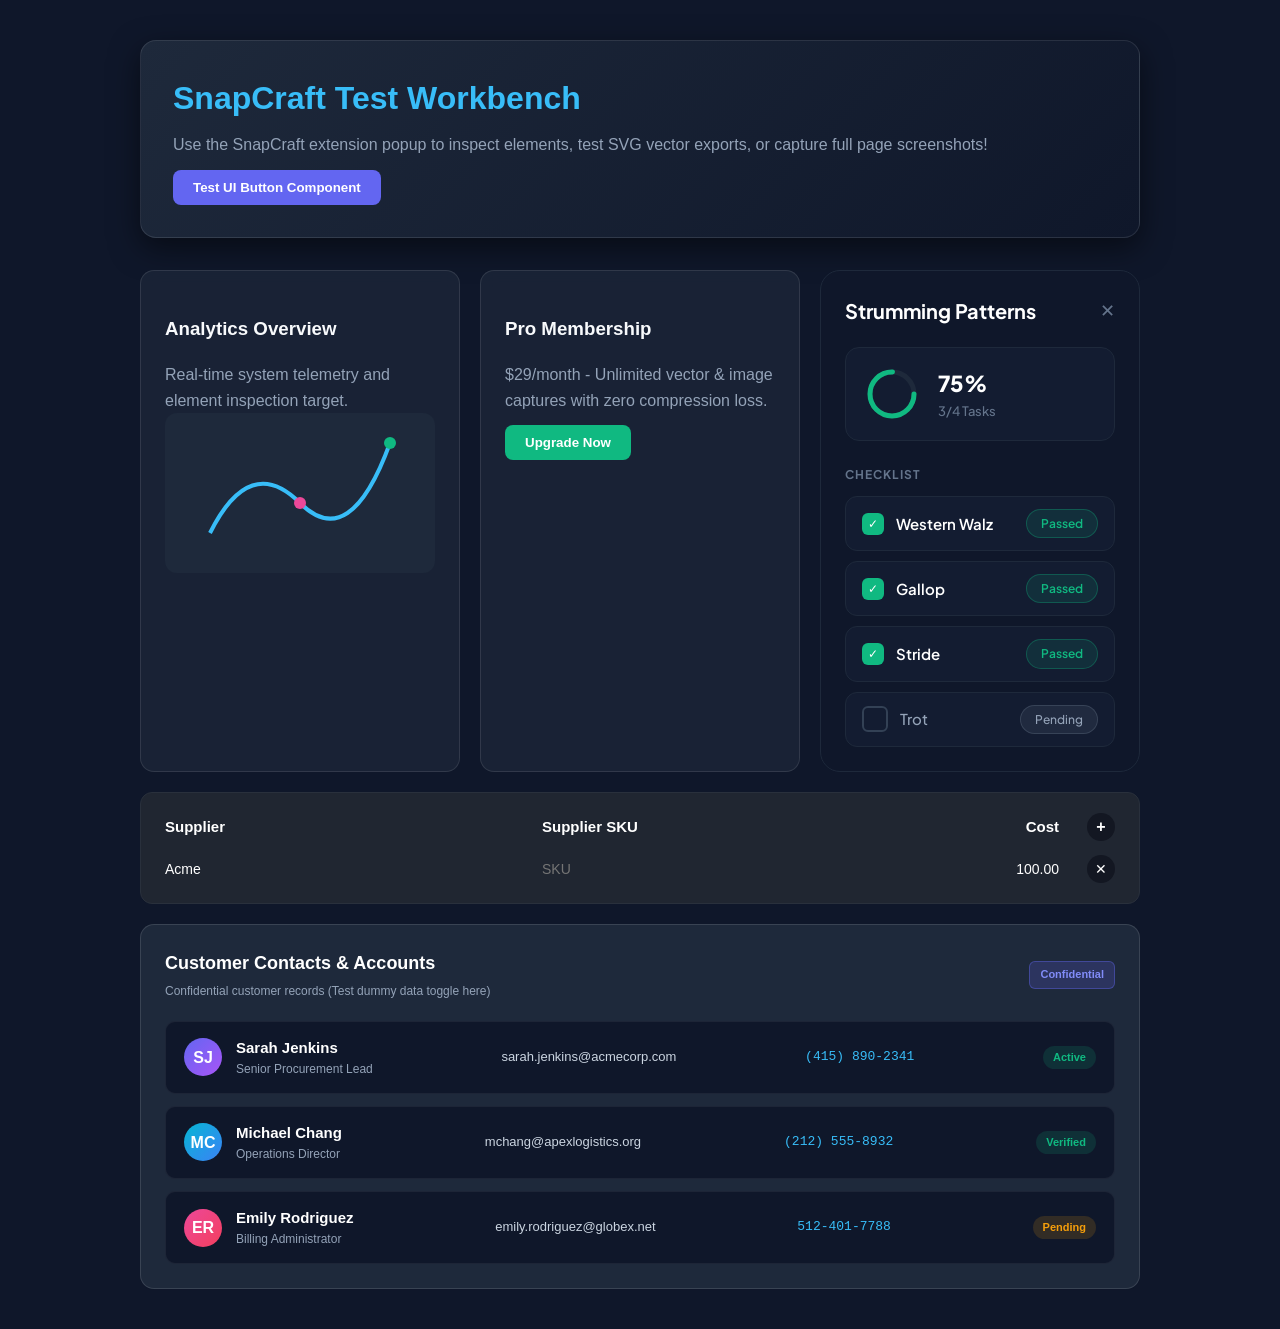
<file: demo/index.html>
<!DOCTYPE html>
<html lang="en">
<head>
  <meta charset="UTF-8">
  <meta name="viewport" content="width=device-width, initial-scale=1.0">
  <title>SnapCraft Test Workbench</title>
  <link rel="preconnect" href="https://fonts.googleapis.com">
  <link rel="preconnect" href="https://fonts.gstatic.com" crossorigin>
  <link href="https://fonts.googleapis.com/css2?family=Plus+Jakarta+Sans:wght@500;600;700;800&display=swap" rel="stylesheet">
  <style>
    body {
      font-family: -apple-system, BlinkMacSystemFont, "Segoe UI", Roboto, sans-serif;
      background: #0f172a;
      color: #f8fafc;
      margin: 0;
      padding: 40px;
      line-height: 1.6;
    }
    .container {
      max-width: 1000px;
      margin: 0 auto;
      display: flex;
      flex-direction: column;
      gap: 32px;
    }
    .header {
      background: linear-gradient(135deg, #1e293b, #0f172a);
      border: 1px solid rgba(255,255,255,0.1);
      border-radius: 16px;
      padding: 32px;
      box-shadow: 0 10px 30px rgba(0,0,0,0.5);
    }
    h1 { margin: 0 0 8px 0; color: #38bdf8; }
    p { margin: 0; color: #94a3b8; }
    
    .grid {
      display: grid;
      grid-template-columns: repeat(auto-fit, minmax(280px, 1fr));
      gap: 20px;
    }
    
    .card {
      background: rgba(30, 41, 59, 0.7);
      border: 1px solid rgba(255, 255, 255, 0.1);
      border-radius: 14px;
      padding: 24px;
      backdrop-filter: blur(8px);
      transition: transform 0.2s;
    }
    .card:hover { transform: translateY(-4px); }
    
    .btn {
      background: #6366f1;
      color: white;
      border: none;
      padding: 10px 20px;
      border-radius: 8px;
      font-weight: 600;
      cursor: pointer;
      margin-top: 12px;
    }

    .svg-container {
      background: #1e293b;
      padding: 20px;
      border-radius: 12px;
      display: flex;
      justify-content: center;
    }
  </style>
</head>
<body>
  <div class="container">
    <div class="header">
      <h1>SnapCraft Test Workbench</h1>
      <p>Use the SnapCraft extension popup to inspect elements, test SVG vector exports, or capture full page screenshots!</p>
      <button class="btn">Test UI Button Component</button>
    </div>

    <div class="grid">
      <div class="card" id="analytics-card">
        <h3>Analytics Overview</h3>
        <p>Real-time system telemetry and element inspection target.</p>
        <div class="svg-container">
          <!-- Sample Vector SVG Chart -->
          <svg width="200" height="120" viewBox="0 0 200 120" fill="none">
            <path d="M10 100 Q 50 20, 100 70 T 190 10" stroke="#38bdf8" stroke-width="4" fill="none"/>
            <circle cx="100" cy="70" r="6" fill="#ec4899"/>
            <circle cx="190" cy="10" r="6" fill="#10b981"/>
          </svg>
        </div>
      </div>

      <div class="card" id="pricing-card">
        <h3>Pro Membership</h3>
        <p>$29/month - Unlimited vector & image captures with zero compression loss.</p>
        <button class="btn" style="background: #10b981;">Upgrade Now</button>
      </div>

      <!-- Test Target Matching User's Modal -->
      <div class="card" id="strumming-modal" style="background: #0f172a; border: 1px solid #1e293b; border-radius: 20px; padding: 24px; max-width: 420px; font-family: 'Plus Jakarta Sans', sans-serif;">
        <div style="display: flex; justify-content: space-between; align-items: center; margin-bottom: 20px;">
          <h2 style="margin: 0; font-size: 20px; font-weight: 700; color: #ffffff;">Strumming Patterns</h2>
          <span style="color: #64748b; font-size: 18px; cursor: pointer;">✕</span>
        </div>
        
        <div style="background: #131c31; border: 1px solid #1e293b; border-radius: 14px; padding: 18px; display: flex; align-items: center; gap: 18px; margin-bottom: 24px;">
          <svg width="56" height="56" viewBox="0 0 56 56">
            <circle cx="28" cy="28" r="22" stroke="#1e293b" stroke-width="5" fill="none"/>
            <circle cx="28" cy="28" r="22" stroke="#10b981" stroke-width="5" fill="none" stroke-dasharray="138" stroke-dashoffset="34.5" stroke-linecap="round"/>
          </svg>
          <div>
            <div style="font-size: 22px; font-weight: 800; color: #ffffff;">75%</div>
            <div style="font-size: 13px; color: #64748b; font-weight: 500;">3/4 Tasks</div>
          </div>
        </div>

        <div style="font-size: 12px; font-weight: 700; letter-spacing: 0.08em; color: #64748b; margin-bottom: 12px; text-transform: uppercase;">Checklist</div>

        <div style="display: flex; flex-direction: column; gap: 10px;">
          <div style="background: #131c31; border: 1px solid #1e293b; border-radius: 12px; padding: 12px 16px; display: flex; align-items: center; justify-content: space-between;">
            <div style="display: flex; align-items: center; gap: 12px;">
              <div style="width: 22px; height: 22px; background: #10b981; border-radius: 6px; display: flex; align-items: center; justify-content: center; color: white; font-size: 12px;">✓</div>
              <span style="font-weight: 600; font-size: 15px; color: #ffffff;">Western Walz</span>
            </div>
            <span style="background: rgba(16, 185, 129, 0.12); color: #10b981; border: 1px solid rgba(16, 185, 129, 0.3); border-radius: 9999px; padding: 4px 14px; font-size: 12px; font-weight: 600;">Passed</span>
          </div>

          <div style="background: #131c31; border: 1px solid #1e293b; border-radius: 12px; padding: 12px 16px; display: flex; align-items: center; justify-content: space-between;">
            <div style="display: flex; align-items: center; gap: 12px;">
              <div style="width: 22px; height: 22px; background: #10b981; border-radius: 6px; display: flex; align-items: center; justify-content: center; color: white; font-size: 12px;">✓</div>
              <span style="font-weight: 600; font-size: 15px; color: #ffffff;">Gallop</span>
            </div>
            <span style="background: rgba(16, 185, 129, 0.12); color: #10b981; border: 1px solid rgba(16, 185, 129, 0.3); border-radius: 9999px; padding: 4px 14px; font-size: 12px; font-weight: 600;">Passed</span>
          </div>

          <div style="background: #131c31; border: 1px solid #1e293b; border-radius: 12px; padding: 12px 16px; display: flex; align-items: center; justify-content: space-between;">
            <div style="display: flex; align-items: center; gap: 12px;">
              <div style="width: 22px; height: 22px; background: #10b981; border-radius: 6px; display: flex; align-items: center; justify-content: center; color: white; font-size: 12px;">✓</div>
              <span style="font-weight: 600; font-size: 15px; color: #ffffff;">Stride</span>
            </div>
            <span style="background: rgba(16, 185, 129, 0.12); color: #10b981; border: 1px solid rgba(16, 185, 129, 0.3); border-radius: 9999px; padding: 4px 14px; font-size: 12px; font-weight: 600;">Passed</span>
          </div>

          <div style="background: #131c31; border: 1px solid #1e293b; border-radius: 12px; padding: 12px 16px; display: flex; align-items: center; justify-content: space-between;">
            <div style="display: flex; align-items: center; gap: 12px;">
              <div style="width: 22px; height: 22px; border: 2px solid #334155; border-radius: 6px;"></div>
              <span style="font-weight: 500; font-size: 15px; color: #94a3b8;">Trot</span>
            </div>
            <span style="background: rgba(148, 163, 184, 0.1); color: #94a3b8; border: 1px solid rgba(148, 163, 184, 0.2); border-radius: 9999px; padding: 4px 14px; font-size: 12px; font-weight: 500;">Pending</span>
          </div>
        </div>
      </div>

      <!-- Test Target Matching User's Supplier Table -->
      <div class="card" id="supplier-card" style="grid-column: 1 / -1; background: #202631; border: 1px solid #29303c; border-radius: 12px; padding: 20px 24px; font-family: -apple-system, BlinkMacSystemFont, 'Segoe UI', Roboto, sans-serif;">
        <div style="display: grid; grid-template-columns: 1fr 1fr 140px 40px; align-items: center; gap: 16px; margin-bottom: 14px; font-weight: 700; font-size: 15px; color: #ffffff;">
          <div>Supplier</div>
          <div>Supplier SKU</div>
          <div style="text-align: right;">Cost</div>
          <div style="display: flex; justify-content: flex-end;">
            <div style="width: 28px; height: 28px; background: #131722; border-radius: 50%; display: flex; align-items: center; justify-content: center; cursor: pointer; color: white; font-size: 16px;">+</div>
          </div>
        </div>
        <div style="display: grid; grid-template-columns: 1fr 1fr 140px 40px; align-items: center; gap: 16px; font-size: 14px;">
          <input type="text" value="Acme" style="background: transparent; border: none; color: #ffffff; font-size: 14px; outline: none; padding: 0; width: 100%;" />
          <input type="text" placeholder="SKU" style="background: transparent; border: none; color: #ffffff; font-size: 14px; outline: none; padding: 0; width: 100%;" />
          <input type="text" value="100.00" style="background: transparent; border: none; color: #ffffff; font-size: 14px; outline: none; text-align: right; padding: 0; width: 100%;" />
          <div style="display: flex; justify-content: flex-end;">
            <div style="width: 28px; height: 28px; background: #131722; border-radius: 50%; display: flex; align-items: center; justify-content: center; cursor: pointer; color: white; font-size: 14px;">✕</div>
          </div>
        </div>
      </div>

      <!-- Test Target for Customer Dummy Data Feature -->
      <div class="card" id="customer-directory-card" style="grid-column: 1 / -1; background: #1e293b; border: 1px solid rgba(255,255,255,0.12); border-radius: 14px; padding: 24px;">
        <div style="display: flex; justify-content: space-between; align-items: center; margin-bottom: 20px;">
          <div>
            <h3 style="margin: 0; font-size: 18px; color: #ffffff;">Customer Contacts & Accounts</h3>
            <p style="margin: 4px 0 0; font-size: 12px; color: #94a3b8;">Confidential customer records (Test dummy data toggle here)</p>
          </div>
          <span style="background: rgba(99, 102, 241, 0.2); color: #818cf8; border: 1px solid rgba(99, 102, 241, 0.4); padding: 4px 10px; border-radius: 6px; font-size: 11px; font-weight: 600;">Confidential</span>
        </div>

        <div style="display: flex; flex-direction: column; gap: 12px;">
          <div style="background: #0f172a; border: 1px solid rgba(255,255,255,0.06); border-radius: 10px; padding: 14px 18px; display: flex; justify-content: space-between; align-items: center; flex-wrap: wrap; gap: 12px;">
            <div style="display: flex; align-items: center; gap: 14px;">
              <div style="width: 38px; height: 38px; background: linear-gradient(135deg, #6366f1, #a855f7); border-radius: 50%; display: flex; align-items: center; justify-content: center; font-weight: 700; color: white;">SJ</div>
              <div>
                <div style="font-weight: 700; color: #ffffff; font-size: 15px;">Sarah Jenkins</div>
                <div style="font-size: 12px; color: #94a3b8;">Senior Procurement Lead</div>
              </div>
            </div>
            <div style="font-size: 13px; color: #cbd5e1;">sarah.jenkins@acmecorp.com</div>
            <div style="font-size: 13px; color: #38bdf8; font-family: monospace;">(415) 890-2341</div>
            <span style="background: rgba(16, 185, 129, 0.15); color: #10b981; padding: 3px 10px; border-radius: 12px; font-size: 11px; font-weight: 600;">Active</span>
          </div>

          <div style="background: #0f172a; border: 1px solid rgba(255,255,255,0.06); border-radius: 10px; padding: 14px 18px; display: flex; justify-content: space-between; align-items: center; flex-wrap: wrap; gap: 12px;">
            <div style="display: flex; align-items: center; gap: 14px;">
              <div style="width: 38px; height: 38px; background: linear-gradient(135deg, #06b6d4, #3b82f6); border-radius: 50%; display: flex; align-items: center; justify-content: center; font-weight: 700; color: white;">MC</div>
              <div>
                <div style="font-weight: 700; color: #ffffff; font-size: 15px;">Michael Chang</div>
                <div style="font-size: 12px; color: #94a3b8;">Operations Director</div>
              </div>
            </div>
            <div style="font-size: 13px; color: #cbd5e1;">mchang@apexlogistics.org</div>
            <div style="font-size: 13px; color: #38bdf8; font-family: monospace;">(212) 555-8932</div>
            <span style="background: rgba(16, 185, 129, 0.15); color: #10b981; padding: 3px 10px; border-radius: 12px; font-size: 11px; font-weight: 600;">Verified</span>
          </div>

          <div style="background: #0f172a; border: 1px solid rgba(255,255,255,0.06); border-radius: 10px; padding: 14px 18px; display: flex; justify-content: space-between; align-items: center; flex-wrap: wrap; gap: 12px;">
            <div style="display: flex; align-items: center; gap: 14px;">
              <div style="width: 38px; height: 38px; background: linear-gradient(135deg, #ec4899, #f43f5e); border-radius: 50%; display: flex; align-items: center; justify-content: center; font-weight: 700; color: white;">ER</div>
              <div>
                <div style="font-weight: 700; color: #ffffff; font-size: 15px;">Emily Rodriguez</div>
                <div style="font-size: 12px; color: #94a3b8;">Billing Administrator</div>
              </div>
            </div>
            <div style="font-size: 13px; color: #cbd5e1;">emily.rodriguez@globex.net</div>
            <div style="font-size: 13px; color: #38bdf8; font-family: monospace;">512-401-7788</div>
            <span style="background: rgba(245, 158, 11, 0.15); color: #f59e0b; padding: 3px 10px; border-radius: 12px; font-size: 11px; font-weight: 600;">Pending</span>
          </div>
        </div>
      </div>
    </div>
  </div>
</body>
</html>
</file>
